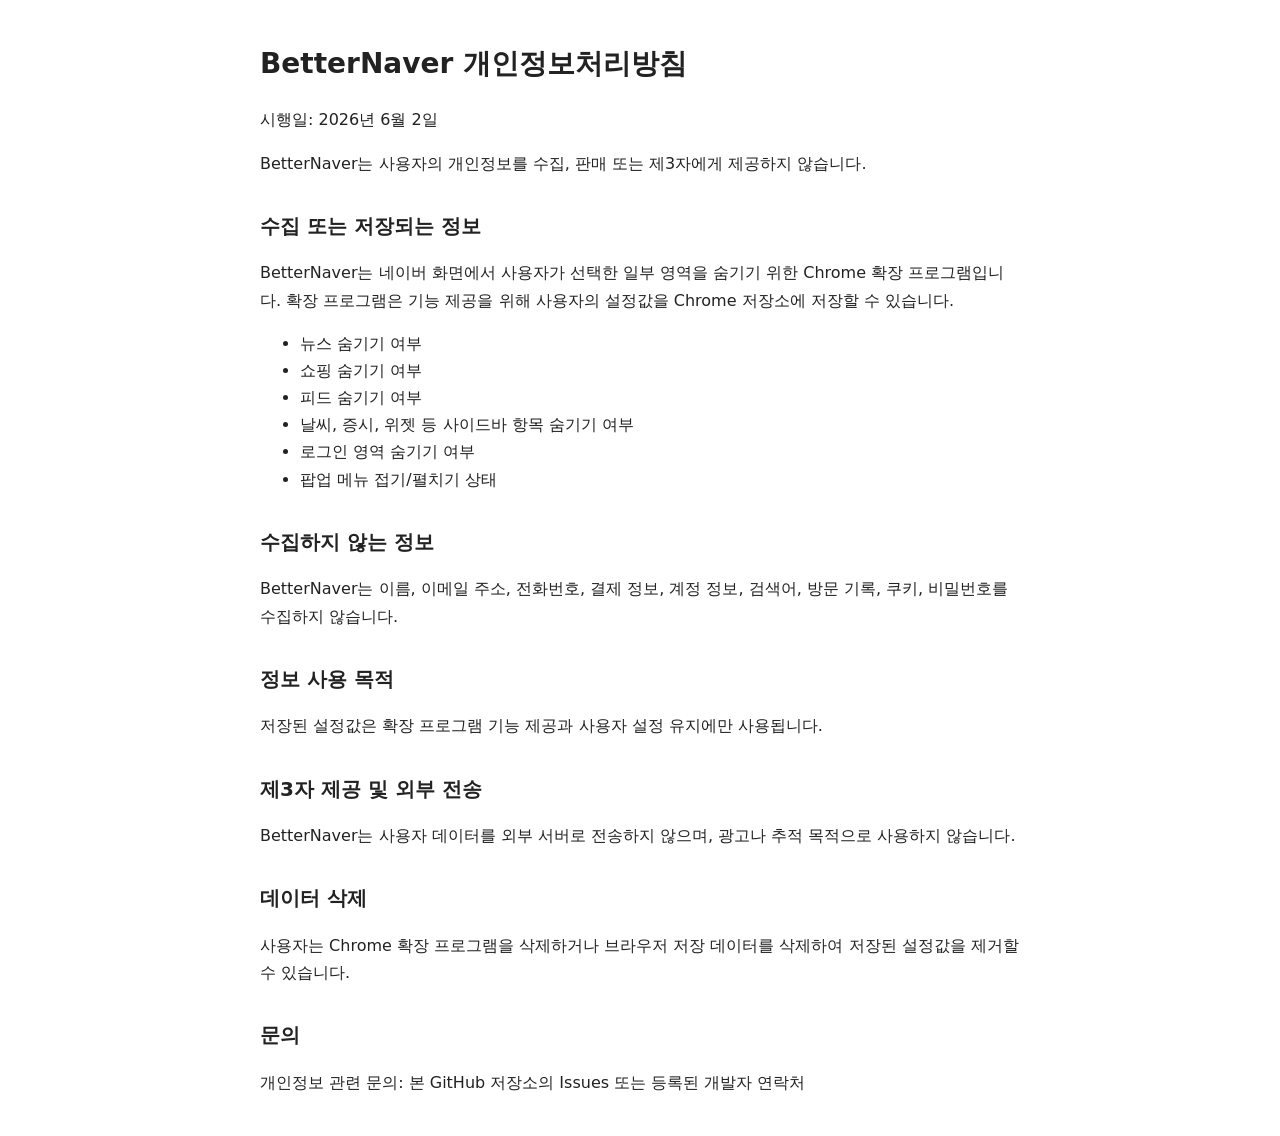
<file: index.html>
<!doctype html>
<html lang="ko">
  <head>
    <meta charset="UTF-8" />
    <meta name="viewport" content="width=device-width, initial-scale=1.0" />
    <meta http-equiv="refresh" content="0; url=privacy.html" />
    <title>BetterNaver 개인정보처리방침</title>
    <link rel="canonical" href="privacy.html" />
  </head>
  <body>
    <p>
      BetterNaver 개인정보처리방침 페이지로 이동합니다.
      <a href="privacy.html">여기를 눌러 열기</a>
    </p>
  </body>
</html>
</file>
